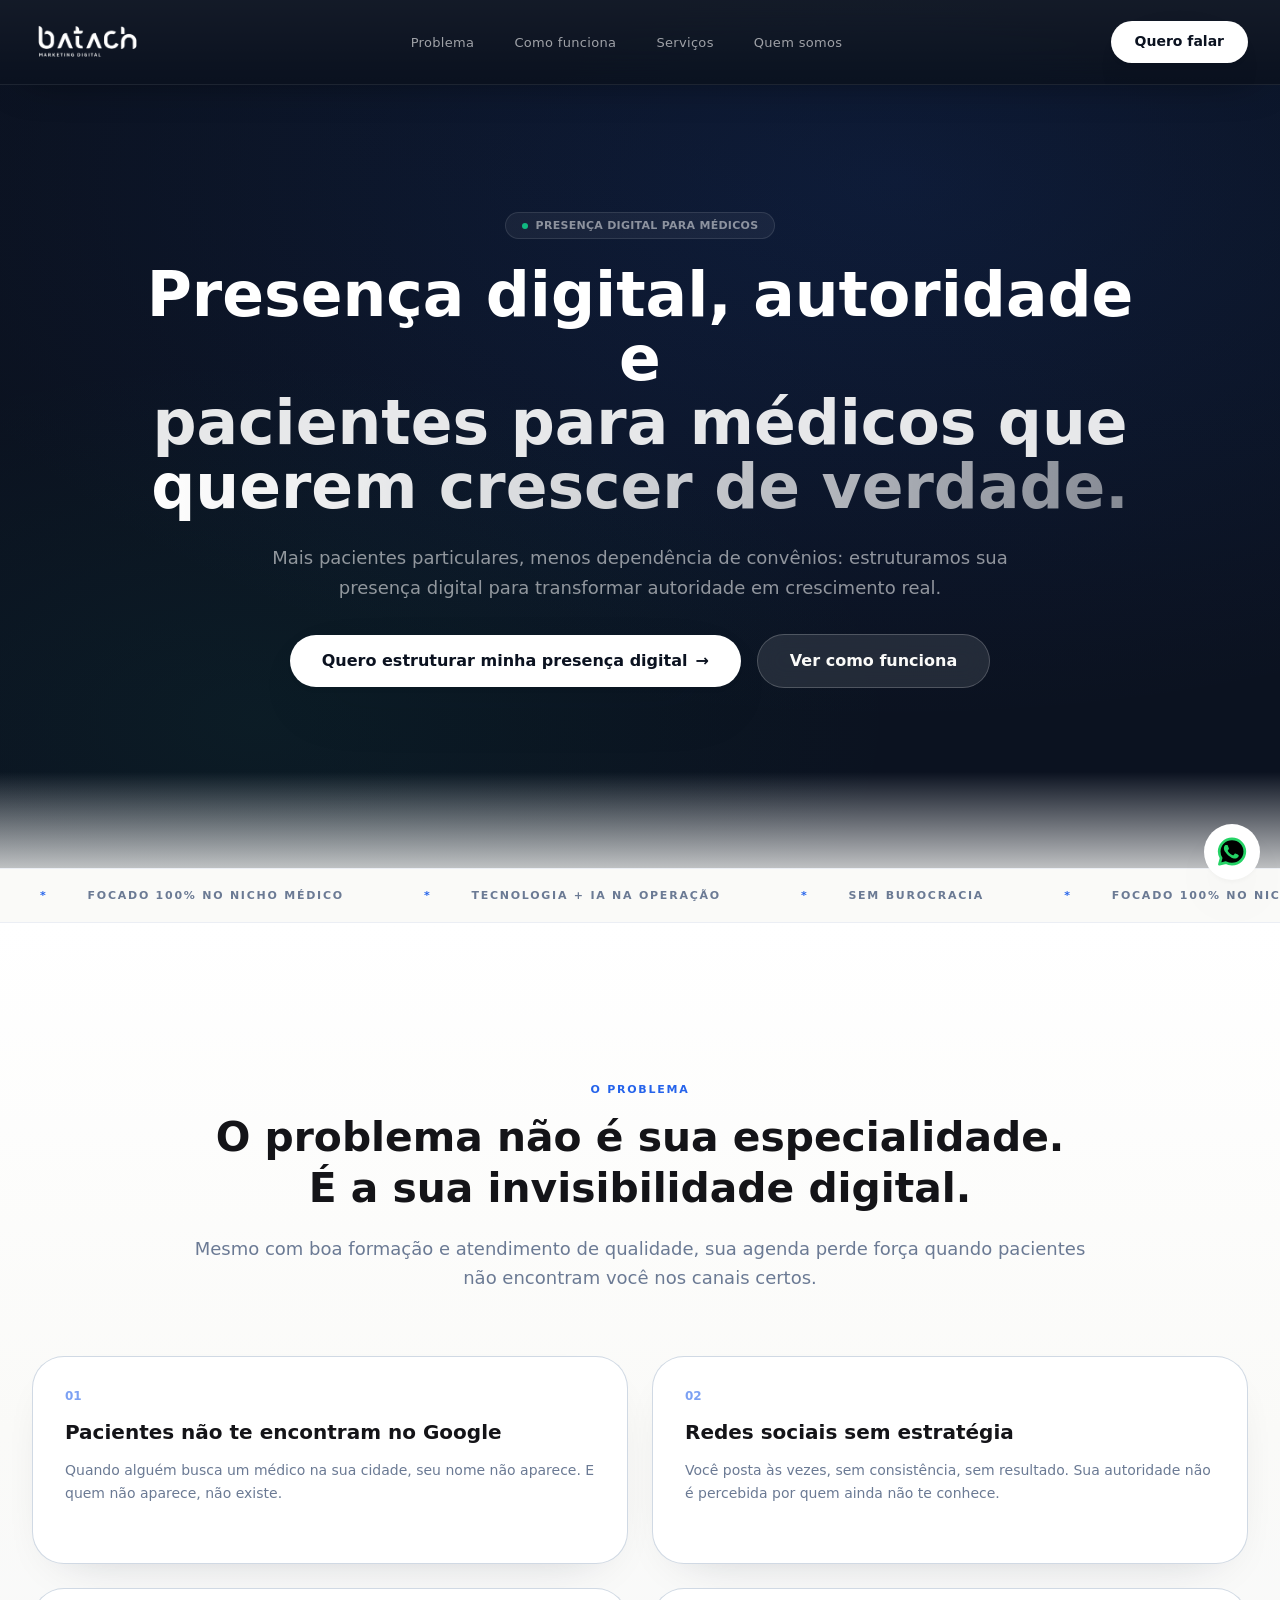
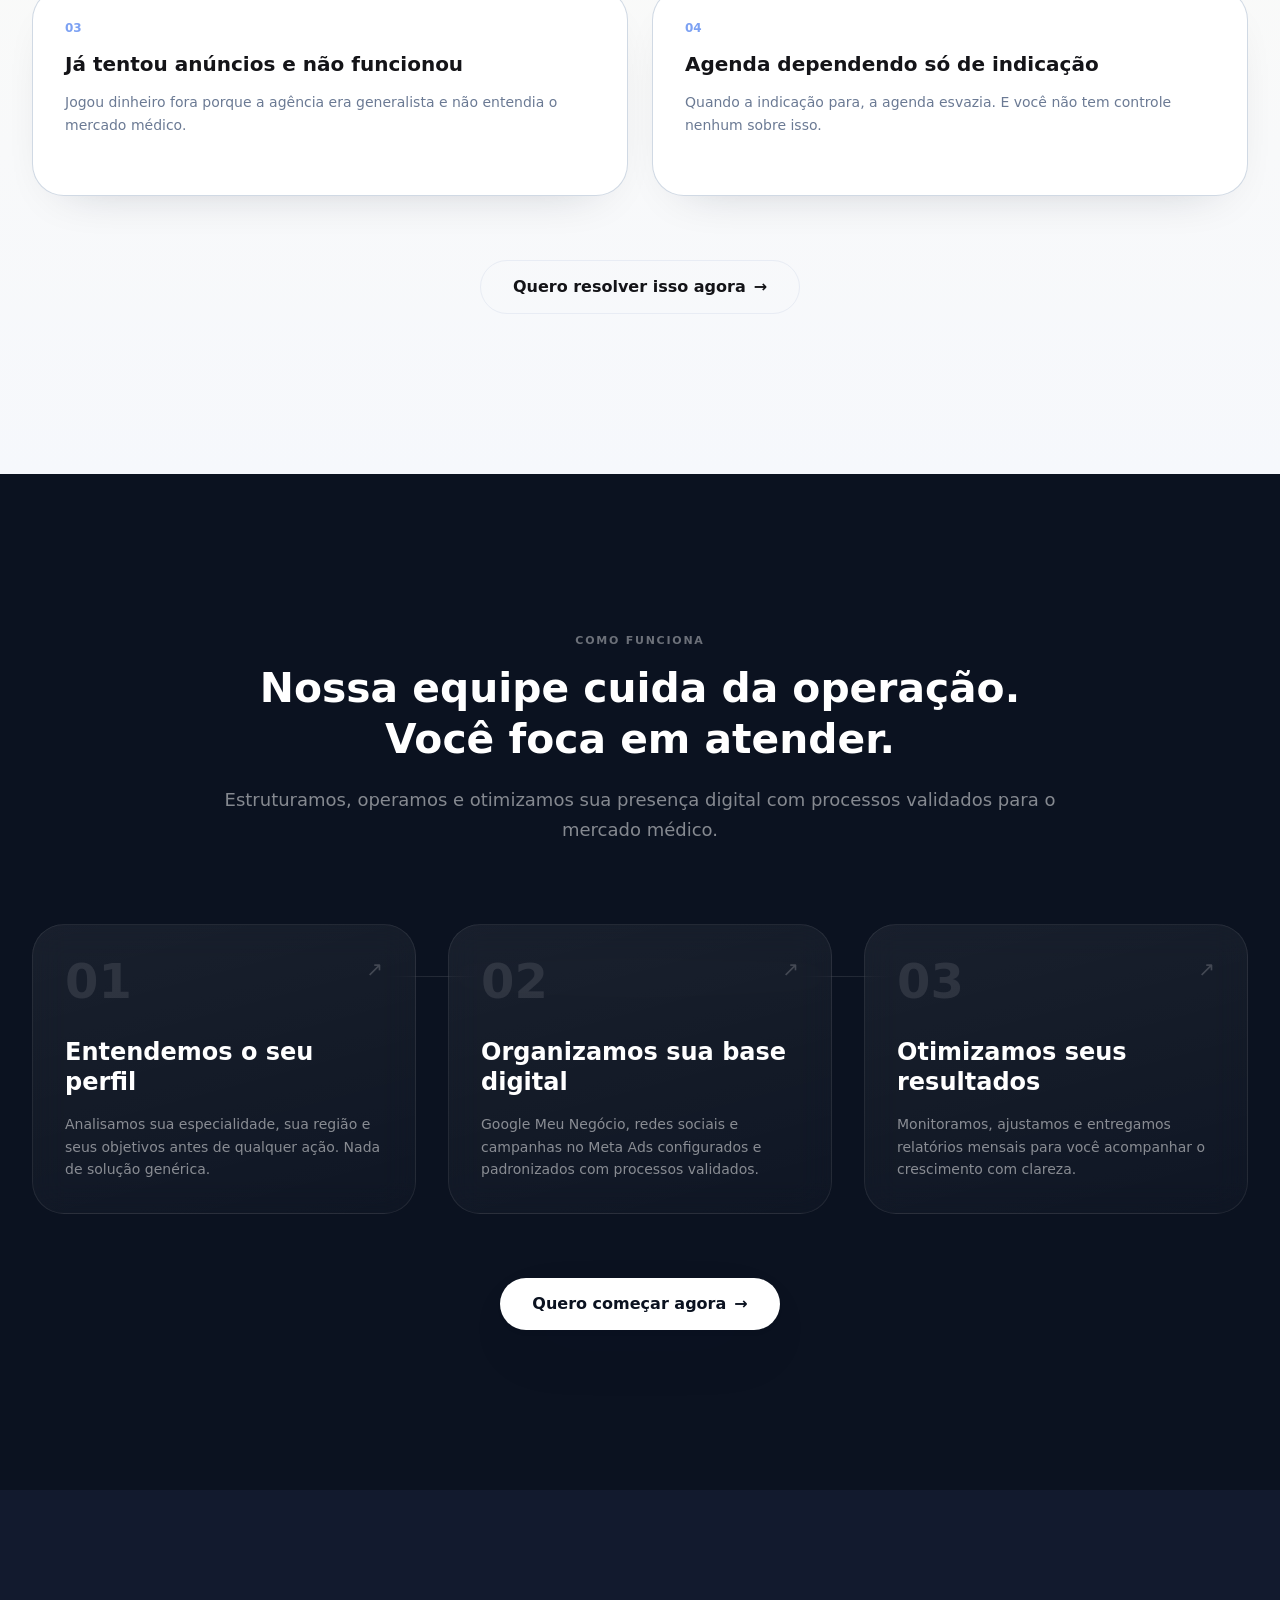
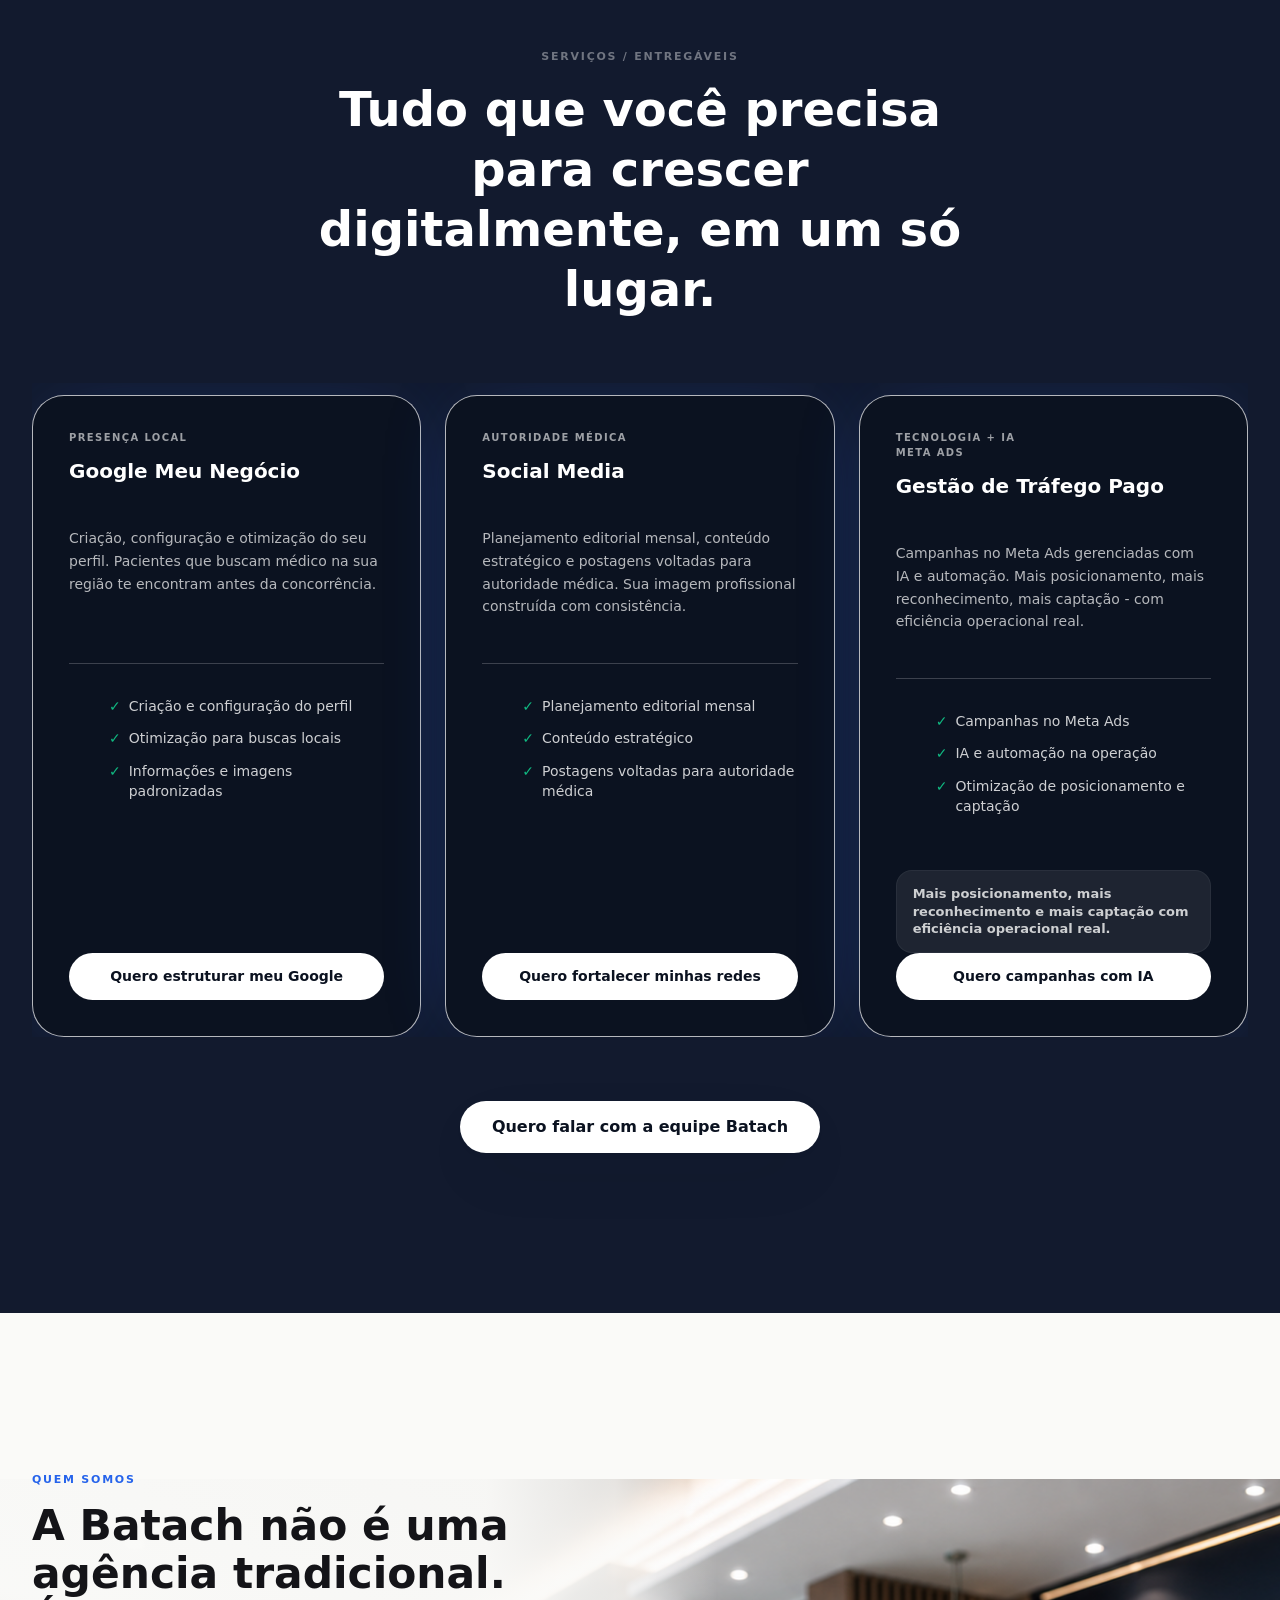
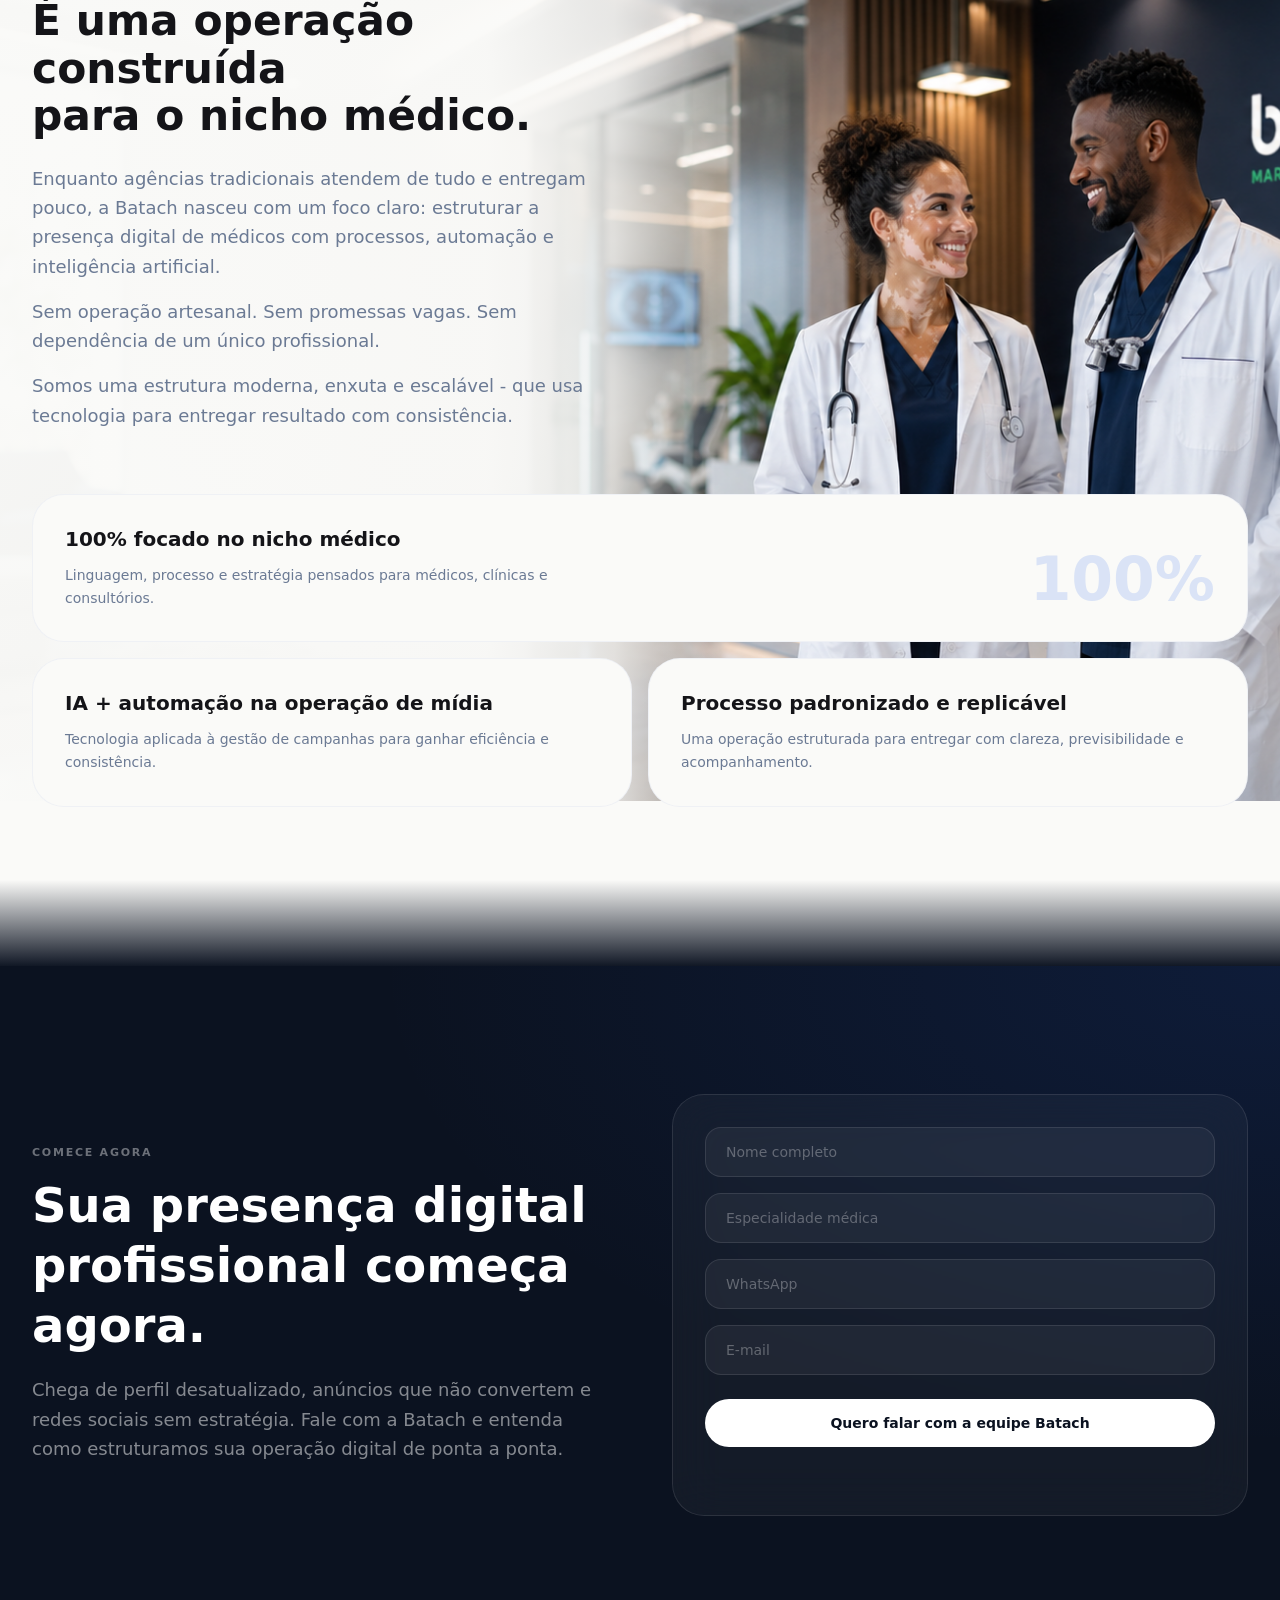
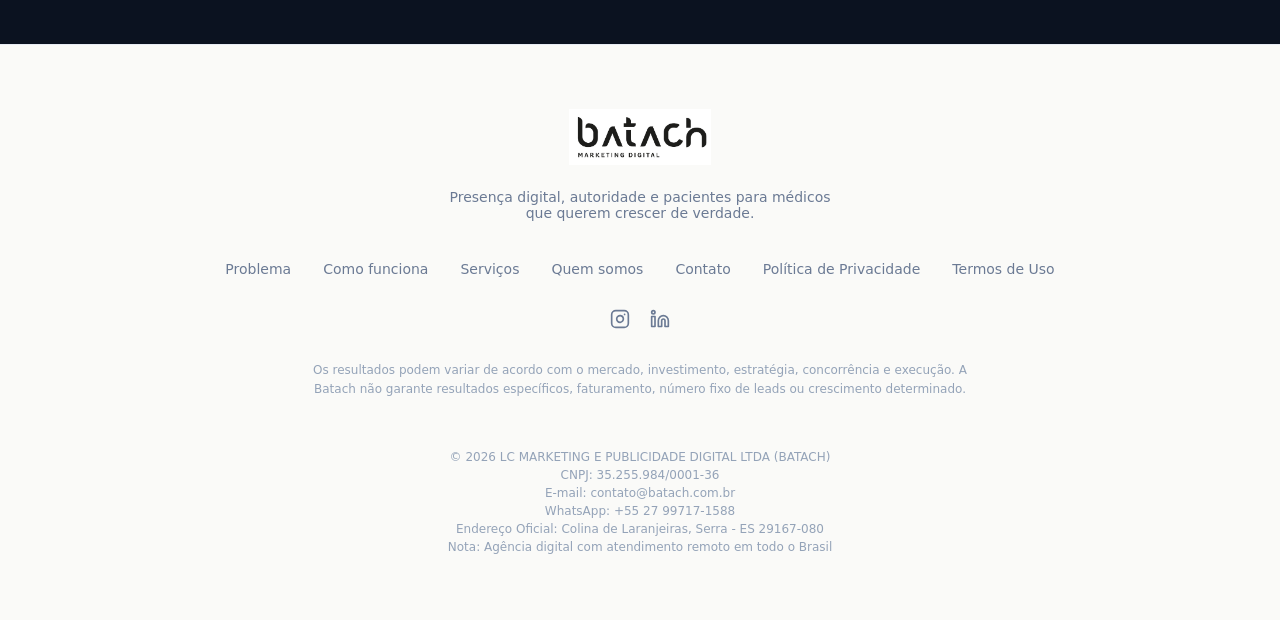
<file: index.html>
<!doctype html>
<html lang="pt-BR">
  <head>
    <meta charset="utf-8" />
    <meta name="viewport" content="width=device-width, initial-scale=1" />
    <title>Batach | Presença Digital para Médicos</title>
    <meta
      name="description"
      content="Presença digital, autoridade e pacientes para médicos que querem crescer de verdade."
    />
    <link rel="stylesheet" href="styles.css" />
    <script>
      (function (w, d, s, l, i) {
        w[l] = w[l] || [];
        w[l].push({ "gtm.start": new Date().getTime(), event: "gtm.js" });
        var f = d.getElementsByTagName(s)[0];
        var j = d.createElement(s);
        var dl = l !== "dataLayer" ? "&l=" + l : "";
        j.async = true;
        j.src = "https://www.googletagmanager.com/gtm.js?id=" + i + dl;
        f.parentNode.insertBefore(j, f);
      })(window, document, "script", "dataLayer", "GTM-TGBFXP54");
    </script>
  </head>
  <body>
    <noscript>
      <iframe
        src="https://www.googletagmanager.com/ns.html?id=GTM-TGBFXP54"
        height="0"
        width="0"
        style="display: none; visibility: hidden"
      ></iframe>
    </noscript>
    <header class="site-header">
      <div class="container-premium header-inner">
        <a href="#hero" aria-label="Inicio" class="logo-link">
          <img src="batach-white.png" alt="Batach Marketing Digital" class="logo-white" />
        </a>

        <nav class="main-nav" aria-label="Seções">
          <a href="#problemas">Problema</a>
          <a href="#processo">Como funciona</a>
          <a href="#servicos">Serviços</a>
          <a href="#quem-somos">Quem somos</a>
        </nav>

        <a href="#contato" class="header-cta desktop-cta">Quero falar</a>
        <a href="#contato" class="header-cta mobile-cta">Contato</a>
      </div>
    </header>

    <main>
      <section id="hero" class="hero mesh-hero">
        <div class="hero-overlay"></div>
        <div class="hero-noise"></div>

        <div class="container-premium hero-inner">
          <div class="hero-copy">
            <p class="eyebrow">
              <span></span>
              Presença digital para médicos
            </p>

            <h1>
              Presença digital, autoridade e <br />
              <span class="soft-white">pacientes para médicos que</span><br />
              <span class="gradient-text">querem crescer de verdade.</span>
            </h1>

            <p class="hero-subtitle">
              Mais pacientes particulares, menos dependência de convênios: estruturamos sua
              presença digital para transformar autoridade em crescimento real.
            </p>

            <div class="hero-actions">
              <a href="#contato" class="btn btn-white">
                Quero estruturar minha presença digital
                <span aria-hidden="true">→</span>
              </a>
              <a href="#processo" class="btn btn-glass">Ver como funciona</a>
            </div>
          </div>
        </div>

        <div class="hero-bottom-fade"></div>
      </section>

      <section class="marquee-section" aria-hidden="true">
        <div class="marquee-track">
          <span><b>*</b>Focado 100% no nicho médico</span>
          <span><b>*</b>Tecnologia + IA na operação</span>
          <span><b>*</b>Sem burocracia</span>
          <span><b>*</b>Focado 100% no nicho médico</span>
          <span><b>*</b>Tecnologia + IA na operação</span>
          <span><b>*</b>Sem burocracia</span>
        </div>
      </section>

      <section id="problemas" class="section-pad bg-snow">
        <div class="container-premium">
          <div class="section-heading">
            <p class="section-kicker accent">O problema</p>
            <h2>
              O problema não é sua especialidade.<br />
              É a sua invisibilidade digital.
            </h2>
            <p>
              Mesmo com boa formação e atendimento de qualidade, sua agenda perde força quando
              pacientes não encontram você nos canais certos.
            </p>
          </div>

          <div class="problem-grid">
            <article class="problem-card">
              <span>01</span>
              <h3>Pacientes não te encontram no Google</h3>
              <p>
                Quando alguém busca um médico na sua cidade, seu nome não aparece. E quem não
                aparece, não existe.
              </p>
            </article>

            <article class="problem-card">
              <span>02</span>
              <h3>Redes sociais sem estratégia</h3>
              <p>
                Você posta às vezes, sem consistência, sem resultado. Sua autoridade não é percebida
                por quem ainda não te conhece.
              </p>
            </article>

            <article class="problem-card">
              <span>03</span>
              <h3>Já tentou anúncios e não funcionou</h3>
              <p>
                Jogou dinheiro fora porque a agência era generalista e não entendia o mercado
                médico.
              </p>
            </article>

            <article class="problem-card">
              <span>04</span>
              <h3>Agenda dependendo só de indicação</h3>
              <p>
                Quando a indicação para, a agenda esvazia. E você não tem controle nenhum sobre
                isso.
              </p>
            </article>
          </div>

          <div class="center-action">
            <a href="#contato" class="btn btn-outline">
              Quero resolver isso agora
              <span aria-hidden="true">→</span>
            </a>
          </div>
        </div>
      </section>

      <section id="processo" class="section-pad bg-navy text-white">
        <div class="container-premium">
          <div class="section-heading dark-heading">
            <p class="section-kicker muted">Como funciona</p>
            <h2>
              Nossa equipe cuida da operação.<br />
              Você foca em atender.
            </h2>
            <p>
              Estruturamos, operamos e otimizamos sua presença digital com processos validados para
              o mercado médico.
            </p>
          </div>

          <div class="process-wrap">
            <div class="process-line"></div>
            <div class="process-grid">
              <article class="process-card">
                <div class="process-top">
                  <span>01</span>
                  <i aria-hidden="true">↗</i>
                </div>
                <h3>Entendemos o seu perfil</h3>
                <p>
                  Analisamos sua especialidade, sua região e seus objetivos antes de qualquer ação.
                  Nada de solução genérica.
                </p>
                <div class="next-line"><em></em><small>próximo</small></div>
              </article>

              <article class="process-card">
                <div class="process-top">
                  <span>02</span>
                  <i aria-hidden="true">↗</i>
                </div>
                <h3>Organizamos sua base digital</h3>
                <p>
                  Google Meu Negócio, redes sociais e campanhas no Meta Ads configurados e
                  padronizados com processos validados.
                </p>
                <div class="next-line"><em></em><small>próximo</small></div>
              </article>

              <article class="process-card">
                <div class="process-top">
                  <span>03</span>
                  <i aria-hidden="true">↗</i>
                </div>
                <h3>Otimizamos seus resultados</h3>
                <p>
                  Monitoramos, ajustamos e entregamos relatórios mensais para você acompanhar o
                  crescimento com clareza.
                </p>
              </article>
            </div>
          </div>

          <div class="center-action">
            <a href="#contato" class="btn btn-white">
              Quero começar agora
              <span aria-hidden="true">→</span>
            </a>
          </div>
        </div>
      </section>

      <section id="servicos" class="section-pad bg-navy-soft">
        <div class="container-premium">
          <div class="section-heading services-heading">
            <p class="section-kicker muted">Serviços / Entregáveis</p>
            <h2>Tudo que você precisa para crescer digitalmente, em um só lugar.</h2>
          </div>

          <div class="services-scroller" data-lenis-prevent="true">
            <article class="service-card">
              <p class="service-label">PRESENÇA LOCAL</p>
              <h3>Google Meu Negócio</h3>
              <p>
                Criação, configuração e otimização do seu perfil. Pacientes que buscam médico na sua
                região te encontram antes da concorrência.
              </p>
              <ul>
                <li>Criação e configuração do perfil</li>
                <li>Otimização para buscas locais</li>
                <li>Informações e imagens padronizadas</li>
              </ul>
              <a href="#contato">Quero estruturar meu Google</a>
            </article>

            <article class="service-card">
              <p class="service-label">AUTORIDADE MÉDICA</p>
              <h3>Social Media</h3>
              <p>
                Planejamento editorial mensal, conteúdo estratégico e postagens voltadas para
                autoridade médica. Sua imagem profissional construída com consistência.
              </p>
              <ul>
                <li>Planejamento editorial mensal</li>
                <li>Conteúdo estratégico</li>
                <li>Postagens voltadas para autoridade médica</li>
              </ul>
              <a href="#contato">Quero fortalecer minhas redes</a>
            </article>

            <article class="service-card">
              <p class="service-label">TECNOLOGIA + IA</p>
              <p class="service-label second-label">META ADS</p>
              <h3>Gestão de Tráfego Pago</h3>
              <p>
                Campanhas no Meta Ads gerenciadas com IA e automação. Mais posicionamento, mais
                reconhecimento, mais captação - com eficiência operacional real.
              </p>
              <ul>
                <li>Campanhas no Meta Ads</li>
                <li>IA e automação na operação</li>
                <li>Otimização de posicionamento e captação</li>
              </ul>
              <div class="service-note">
                Mais posicionamento, mais reconhecimento e mais captação com eficiência operacional
                real.
              </div>
              <a href="#contato">Quero campanhas com IA</a>
            </article>

          </div>

          <div class="center-action">
            <a href="#contato" class="btn btn-white">Quero falar com a equipe Batach</a>
          </div>
        </div>
      </section>

      <section id="quem-somos" class="section-pad solution-institutional-bg">
        <div class="container-premium">
          <div class="about-copy">
            <p class="section-kicker accent">Quem somos</p>
            <h2>
              A Batach não é uma agência tradicional.<br />
              <span>É uma operação construída</span><br />
              <span>para o nicho médico.</span>
            </h2>

            <div class="about-text">
              <p>
                Enquanto agências tradicionais atendem de tudo e entregam pouco, a Batach nasceu com
                um foco claro: estruturar a presença digital de médicos com processos, automação e
                inteligência artificial.
              </p>
              <p>
                Sem operação artesanal. Sem promessas vagas. Sem dependência de um único
                profissional.
              </p>
              <p>
                Somos uma estrutura moderna, enxuta e escalável - que usa tecnologia para entregar
                resultado com consistência.
              </p>
            </div>
          </div>

          <div class="about-cards">
            <article class="about-card about-card-wide">
              <div>
                <h3>100% focado no nicho médico</h3>
                <p>Linguagem, processo e estratégia pensados para médicos, clínicas e consultórios.</p>
              </div>
              <strong>100%</strong>
            </article>

            <article class="about-card">
              <h3>IA + automação na operação de mídia</h3>
              <p>Tecnologia aplicada à gestão de campanhas para ganhar eficiência e consistência.</p>
            </article>

            <article class="about-card">
              <h3>Processo padronizado e replicável</h3>
              <p>
                Uma operação estruturada para entregar com clareza, previsibilidade e
                acompanhamento.
              </p>
            </article>
          </div>
        </div>
      </section>

      <section id="contato" class="contact-section">
        <div class="contact-glow"></div>
        <div class="container-premium contact-grid">
          <div class="contact-copy">
            <p class="section-kicker muted">Comece agora</p>
            <h2>Sua presença digital profissional começa agora.</h2>
            <p>
              Chega de perfil desatualizado, anúncios que não convertem e redes sociais sem
              estratégia. Fale com a Batach e entenda como estruturamos sua operação digital de ponta
              a ponta.
            </p>
          </div>

          <form class="contact-form" action="#" method="post" data-webhook-url="">
            <input type="hidden" name="form_name" value="contato_home" />
            <input type="hidden" name="page_url" value="" />
            <input type="hidden" name="user_agent" value="" />
            <div class="form-fields">
              <input required name="nome" placeholder="Nome completo" />
              <input required name="especialidade" placeholder="Especialidade médica" />
              <input required type="tel" name="whatsapp" placeholder="WhatsApp" />
              <input required type="email" name="email" placeholder="E-mail" />
            </div>
            <button type="submit">Quero falar com a equipe Batach</button>
            <p class="form-status" role="status" aria-live="polite"></p>
          </form>
        </div>
      </section>
    </main>

    <footer class="site-footer">
      <div class="container-premium footer-inner">
        <img src="batach-dark.png" alt="Batach Marketing Digital" class="footer-logo" />

        <p class="footer-tagline">
          Presença digital, autoridade e pacientes para médicos que querem crescer de verdade.
        </p>

        <nav class="footer-nav" aria-label="Rodapé">
          <a href="#problemas">Problema</a>
          <a href="#processo">Como funciona</a>
          <a href="#servicos">Serviços</a>
          <a href="#quem-somos">Quem somos</a>
          <a href="#contato">Contato</a>
          <a href="politica-de-privacidade.html">Política de Privacidade</a>
          <a href="termos-de-uso.html">Termos de Uso</a>
        </nav>

        <div class="social-links">
          <a href="https://instagram.com" target="_blank" rel="noopener noreferrer" aria-label="Instagram">
            <svg viewBox="0 0 24 24" aria-hidden="true">
              <rect width="20" height="20" x="2" y="2" rx="5" ry="5"></rect>
              <path d="M16 11.37A4 4 0 1 1 12.63 8 4 4 0 0 1 16 11.37z"></path>
              <line x1="17.5" x2="17.51" y1="6.5" y2="6.5"></line>
            </svg>
          </a>
          <a href="https://linkedin.com" target="_blank" rel="noopener noreferrer" aria-label="LinkedIn">
            <svg viewBox="0 0 24 24" aria-hidden="true">
              <path d="M16 8a6 6 0 0 1 6 6v7h-4v-7a2 2 0 0 0-2-2 2 2 0 0 0-2 2v7h-4v-7a6 6 0 0 1 6-6z"></path>
              <rect width="4" height="12" x="2" y="9"></rect>
              <circle cx="4" cy="4" r="2"></circle>
            </svg>
          </a>
        </div>

        <p class="footer-disclaimer">
          Os resultados podem variar de acordo com o mercado, investimento, estratégia, concorrência
          e execução. A Batach não garante resultados específicos, faturamento, número fixo de leads
          ou crescimento determinado.
        </p>

        <p class="footer-legal">
          © 2026 LC MARKETING E PUBLICIDADE DIGITAL LTDA (BATACH)<br />
          CNPJ: 35.255.984/0001-36<br />
          E-mail: <a href="mailto:contato@batach.com.br">contato@batach.com.br</a><br />
          WhatsApp: <a href="https://wa.me/5527997171588">+55 27 99717-1588</a><br />
          Endereço Oficial: Colina de Laranjeiras, Serra - ES 29167-080<br />
          Nota: Agência digital com atendimento remoto em todo o Brasil
        </p>
      </div>
    </footer>

    <a
      href="https://wa.me/5527997171588?text=Ol%C3%A1!%20Sou%20m%C3%A9dico(a)%20e%20quero%20estruturar%20minha%20presen%C3%A7a%20digital%20com%20a%20Batach."
      target="_blank"
      rel="noopener noreferrer"
      aria-label="WhatsApp"
      class="whatsapp-float"
    >
      <svg aria-hidden="true" viewBox="0 0 32 32">
        <path
          d="M16 4.4c-6.3 0-11.4 5-11.4 11.2 0 2.1.6 4.1 1.7 5.8l-1.5 5.5 5.7-1.5c1.6.9 3.5 1.4 5.5 1.4 6.3 0 11.4-5 11.4-11.2S22.3 4.4 16 4.4Z"
          stroke="currentColor"
          stroke-width="2.4"
          stroke-linecap="round"
          stroke-linejoin="round"
        ></path>
        <path
          d="M12.3 10.3c-.3-.6-.5-.6-.8-.6h-.7c-.2 0-.6.1-.9.4-.3.3-1.1 1.1-1.1 2.7s1.2 3.1 1.3 3.3c.2.2 2.3 3.6 5.5 4.9 2.7 1.1 3.3.9 3.9.8.6-.1 1.9-.8 2.2-1.5.3-.8.3-1.4.2-1.5-.1-.1-.3-.2-.6-.4-.3-.2-1.9-.9-2.2-1-.3-.1-.5-.2-.7.2-.2.3-.8 1-1 1.2-.2.2-.4.2-.7.1-.3-.2-1.4-.5-2.6-1.6-1-.9-1.6-1.9-1.8-2.2-.2-.3 0-.5.1-.7.1-.1.3-.4.5-.6.2-.2.2-.3.3-.5.1-.2.1-.4 0-.6-.1-.2-.7-1.8-1-2.4Z"
          fill="currentColor"
        ></path>
      </svg>
    </a>

    <script src="config.js"></script>
    <script src="script.js"></script>
  </body>
</html>
</file>
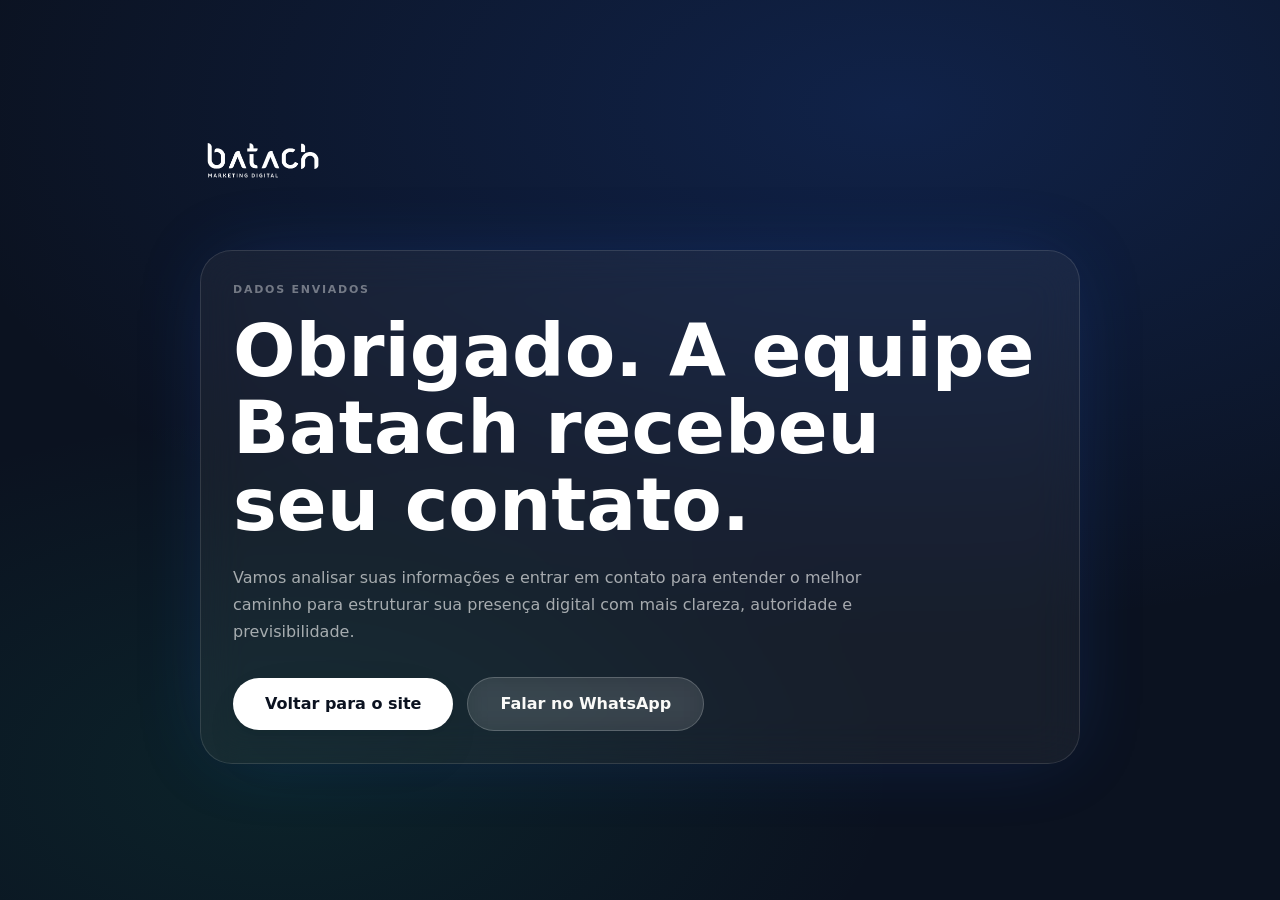
<file: obrigado.html>
<!doctype html>
<html lang="pt-BR">
  <head>
    <meta charset="UTF-8" />
    <meta name="viewport" content="width=device-width, initial-scale=1.0" />
    <title>Obrigado | Batach</title>
    <link rel="stylesheet" href="styles.css" />
    <script>
      (function (w, d, s, l, i) {
        w[l] = w[l] || [];
        w[l].push({ "gtm.start": new Date().getTime(), event: "gtm.js" });
        var f = d.getElementsByTagName(s)[0],
          j = d.createElement(s),
          dl = l != "dataLayer" ? "&l=" + l : "";
        j.async = true;
        j.src = "https://www.googletagmanager.com/gtm.js?id=" + i + dl;
        f.parentNode.insertBefore(j, f);
      })(window, document, "script", "dataLayer", "GTM-TGBFXP54");
    </script>
    <script>
      window.dataLayer = window.dataLayer || [];
      window.dataLayer.push({
        event: "lead_thank_you_view",
        page_name: "obrigado",
        source: "batach-medicos-landing",
      });
    </script>
  </head>
  <body>
    <noscript>
      <iframe
        src="https://www.googletagmanager.com/ns.html?id=GTM-TGBFXP54"
        height="0"
        width="0"
        style="display: none; visibility: hidden"
      ></iframe>
    </noscript>

    <main class="thank-you-main">
      <section class="thank-you-shell">
        <a href="index.html" class="thank-you-logo" aria-label="Voltar para a Batach">
          <img src="batach-white.png" alt="Batach Marketing Digital" />
        </a>

        <div class="thank-you-card">
          <p class="section-kicker muted">Dados enviados</p>
          <h1>Obrigado. A equipe Batach recebeu seu contato.</h1>
          <p>
            Vamos analisar suas informações e entrar em contato para entender o melhor caminho para
            estruturar sua presença digital com mais clareza, autoridade e previsibilidade.
          </p>

          <div class="thank-you-actions">
            <a href="index.html" class="btn btn-white">Voltar para o site</a>
            <a href="https://wa.me/5527997171588" class="btn btn-glass">Falar no WhatsApp</a>
          </div>
        </div>
      </section>
    </main>
  </body>
</html>
</file>
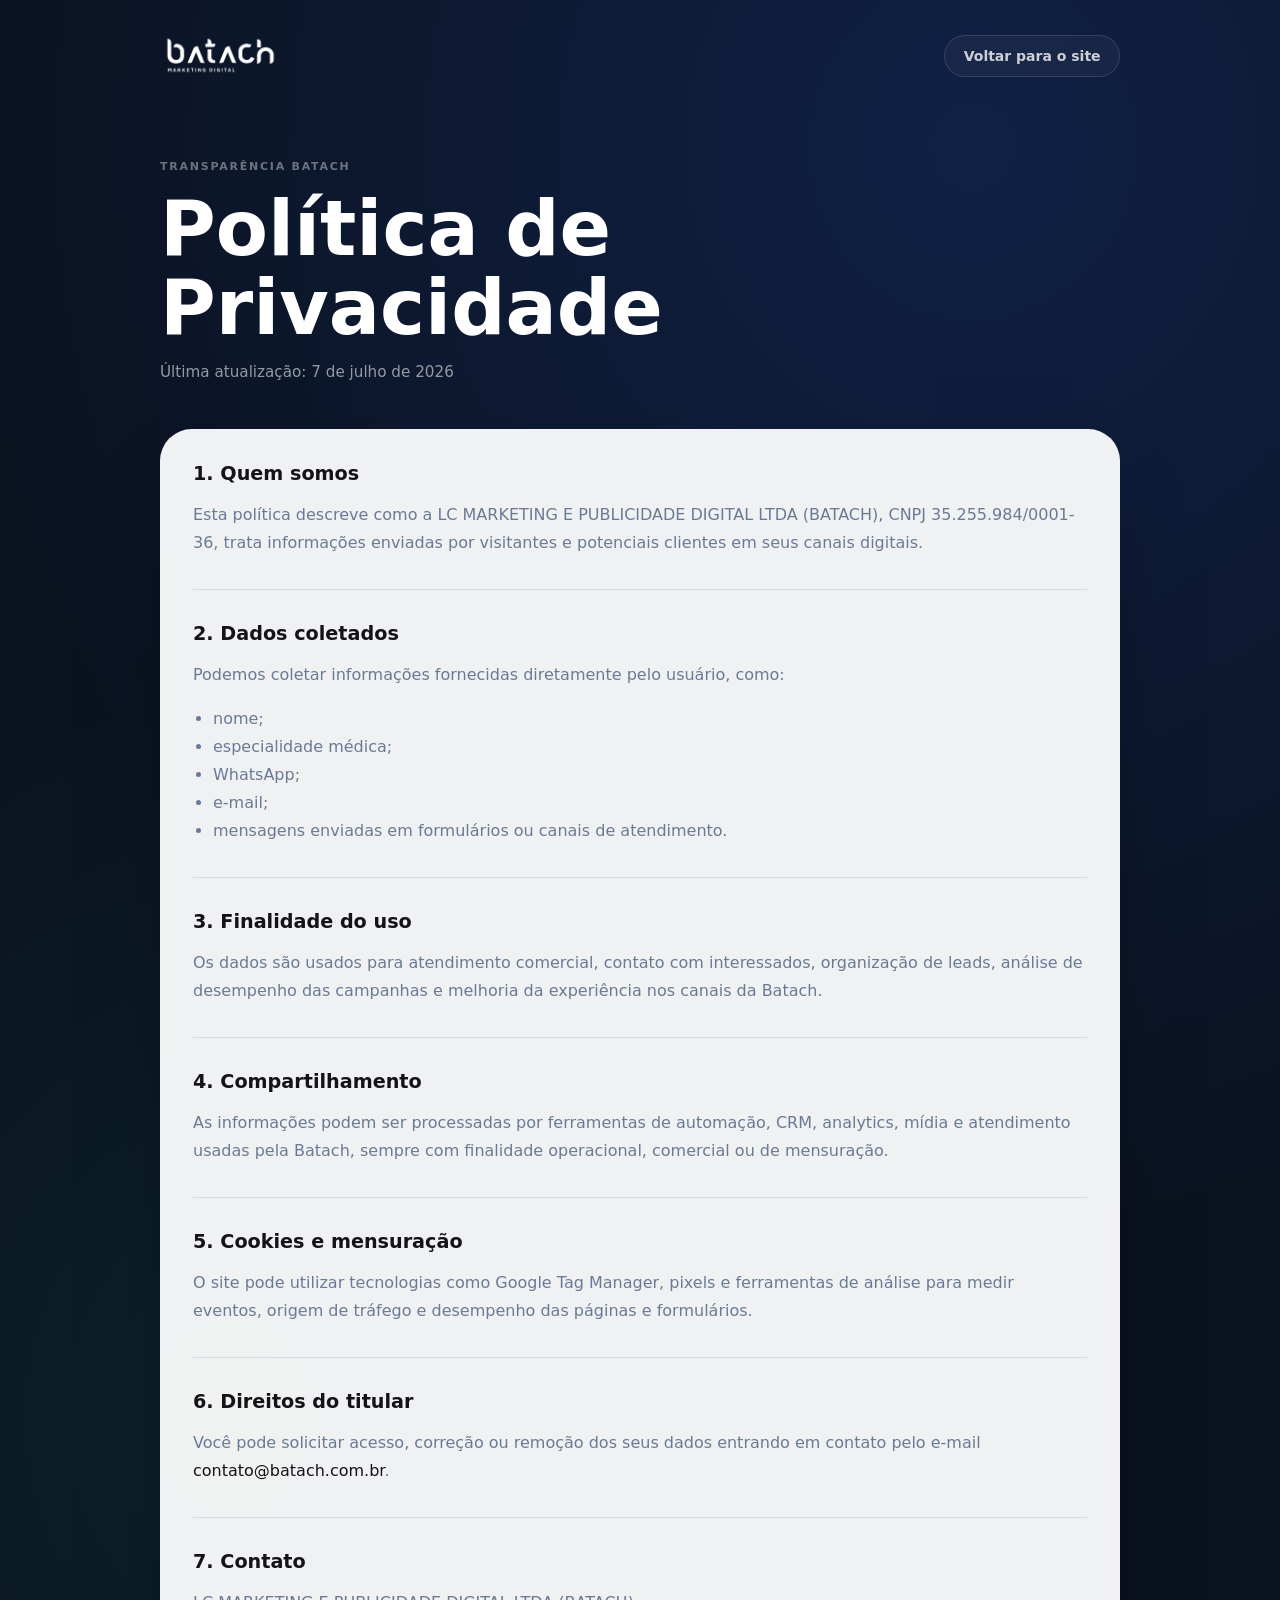
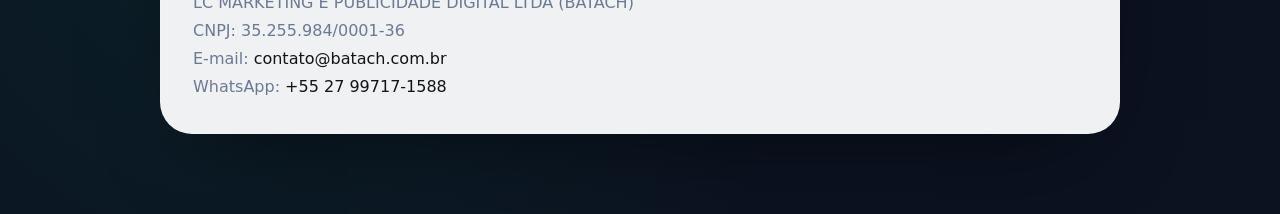
<file: politica-de-privacidade.html>
<!doctype html>
<html lang="pt-BR">
  <head>
    <meta charset="UTF-8" />
    <meta name="viewport" content="width=device-width, initial-scale=1.0" />
    <title>Política de Privacidade | Batach</title>
    <link rel="stylesheet" href="styles.css" />
    <script>
      (function (w, d, s, l, i) {
        w[l] = w[l] || [];
        w[l].push({ "gtm.start": new Date().getTime(), event: "gtm.js" });
        var f = d.getElementsByTagName(s)[0],
          j = d.createElement(s),
          dl = l != "dataLayer" ? "&l=" + l : "";
        j.async = true;
        j.src = "https://www.googletagmanager.com/gtm.js?id=" + i + dl;
        f.parentNode.insertBefore(j, f);
      })(window, document, "script", "dataLayer", "GTM-TGBFXP54");
    </script>
  </head>
  <body>
    <noscript>
      <iframe
        src="https://www.googletagmanager.com/ns.html?id=GTM-TGBFXP54"
        height="0"
        width="0"
        style="display: none; visibility: hidden"
      ></iframe>
    </noscript>

    <main class="legal-main">
      <div class="legal-shell">
        <header class="legal-brandbar">
          <a href="index.html" class="legal-logo-link" aria-label="Voltar para a Batach">
            <img src="batach-white.png" alt="Batach Marketing Digital" />
          </a>
          <a href="index.html" class="legal-back">Voltar para o site</a>
        </header>

        <section class="legal-hero">
          <p class="section-kicker muted">Transparência Batach</p>
          <h1>Política de Privacidade</h1>
          <p class="legal-updated">Última atualização: 7 de julho de 2026</p>
        </section>

        <article class="legal-card">
          <section>
            <h2>1. Quem somos</h2>
            <p>
              Esta política descreve como a LC MARKETING E PUBLICIDADE DIGITAL LTDA (BATACH),
              CNPJ 35.255.984/0001-36, trata informações enviadas por visitantes e potenciais
              clientes em seus canais digitais.
            </p>
          </section>

          <section>
            <h2>2. Dados coletados</h2>
            <p>Podemos coletar informações fornecidas diretamente pelo usuário, como:</p>
            <ul>
              <li>nome;</li>
              <li>especialidade médica;</li>
              <li>WhatsApp;</li>
              <li>e-mail;</li>
              <li>mensagens enviadas em formulários ou canais de atendimento.</li>
            </ul>
          </section>

          <section>
            <h2>3. Finalidade do uso</h2>
            <p>
              Os dados são usados para atendimento comercial, contato com interessados, organização
              de leads, análise de desempenho das campanhas e melhoria da experiência nos canais da
              Batach.
            </p>
          </section>

          <section>
            <h2>4. Compartilhamento</h2>
            <p>
              As informações podem ser processadas por ferramentas de automação, CRM, analytics,
              mídia e atendimento usadas pela Batach, sempre com finalidade operacional, comercial
              ou de mensuração.
            </p>
          </section>

          <section>
            <h2>5. Cookies e mensuração</h2>
            <p>
              O site pode utilizar tecnologias como Google Tag Manager, pixels e ferramentas de
              análise para medir eventos, origem de tráfego e desempenho das páginas e formulários.
            </p>
          </section>

          <section>
            <h2>6. Direitos do titular</h2>
            <p>
              Você pode solicitar acesso, correção ou remoção dos seus dados entrando em contato pelo
              e-mail <a href="mailto:contato@batach.com.br">contato@batach.com.br</a>.
            </p>
          </section>

          <section>
            <h2>7. Contato</h2>
            <p>
              LC MARKETING E PUBLICIDADE DIGITAL LTDA (BATACH)<br />
              CNPJ: 35.255.984/0001-36<br />
              E-mail: <a href="mailto:contato@batach.com.br">contato@batach.com.br</a><br />
              WhatsApp: <a href="https://wa.me/5527997171588">+55 27 99717-1588</a>
            </p>
          </section>
        </article>
      </div>
    </main>
  </body>
</html>
</file>
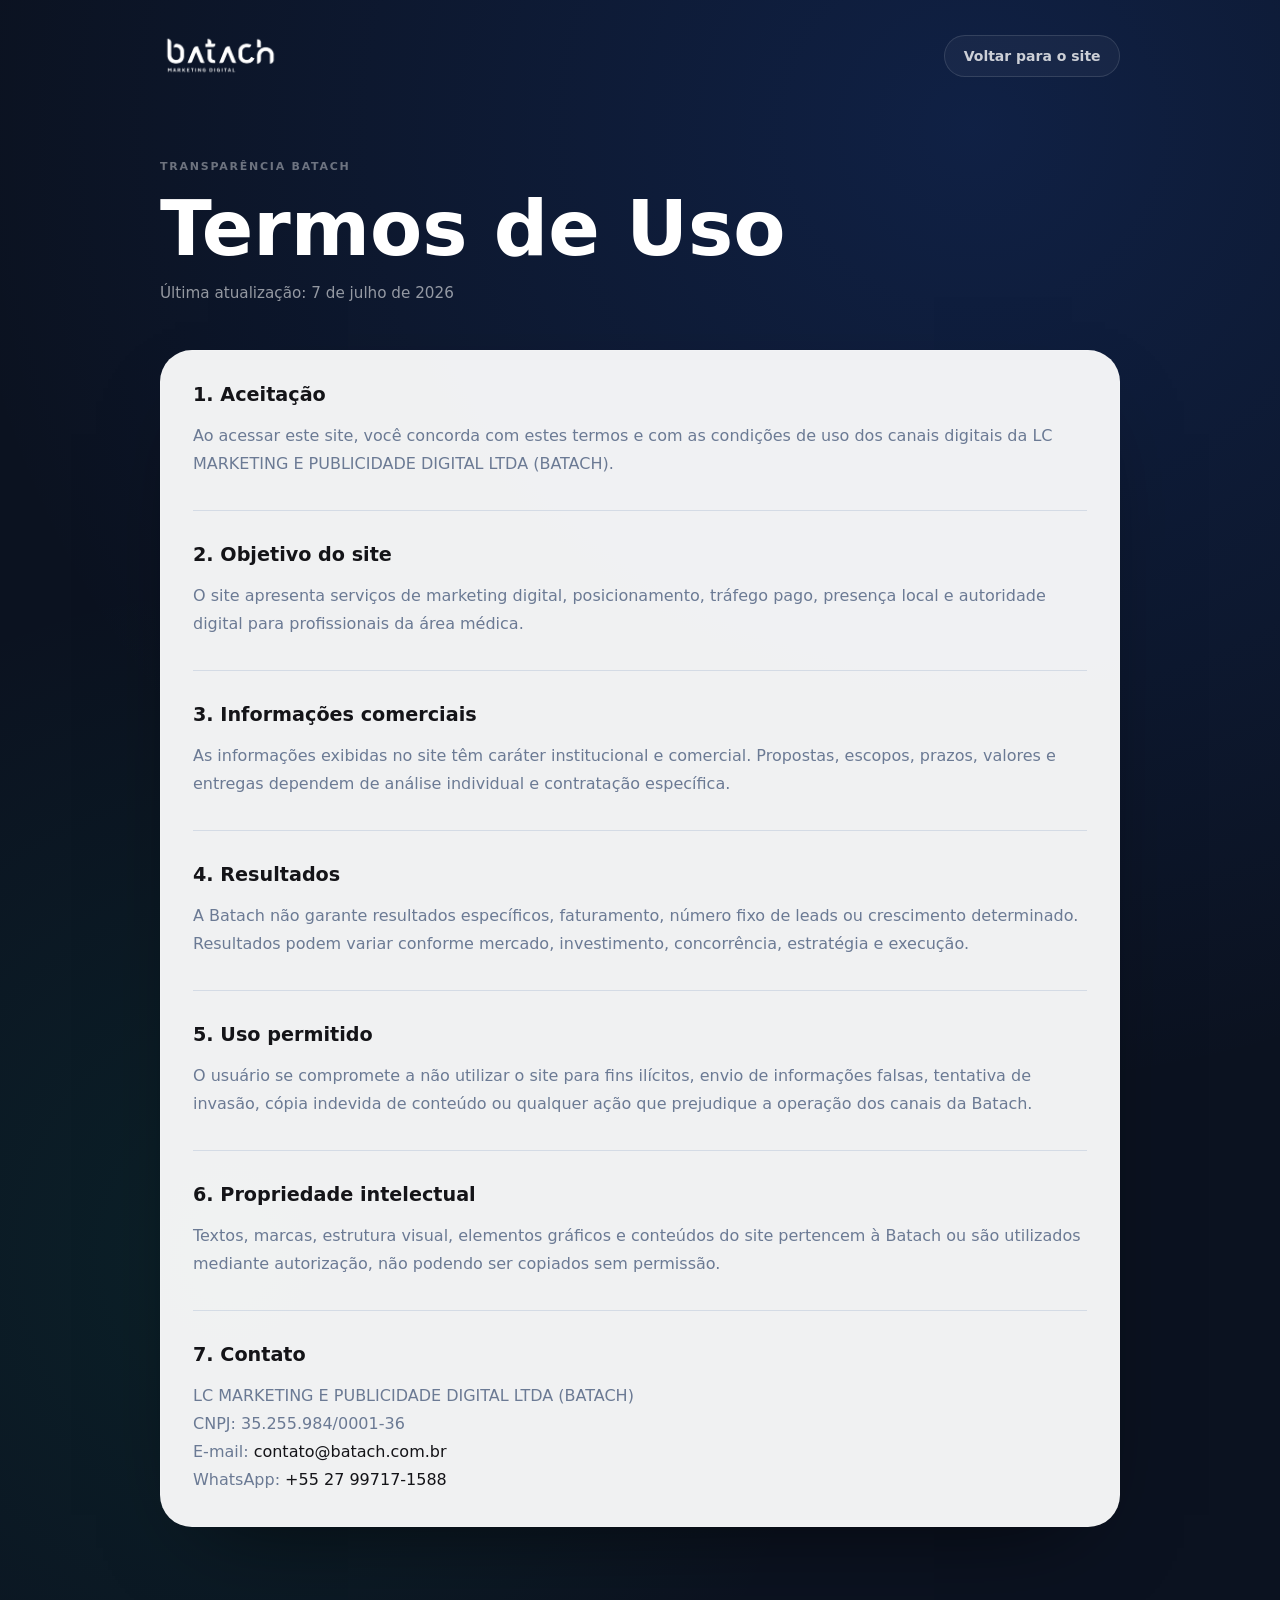
<file: termos-de-uso.html>
<!doctype html>
<html lang="pt-BR">
  <head>
    <meta charset="UTF-8" />
    <meta name="viewport" content="width=device-width, initial-scale=1.0" />
    <title>Termos de Uso | Batach</title>
    <link rel="stylesheet" href="styles.css" />
    <script>
      (function (w, d, s, l, i) {
        w[l] = w[l] || [];
        w[l].push({ "gtm.start": new Date().getTime(), event: "gtm.js" });
        var f = d.getElementsByTagName(s)[0],
          j = d.createElement(s),
          dl = l != "dataLayer" ? "&l=" + l : "";
        j.async = true;
        j.src = "https://www.googletagmanager.com/gtm.js?id=" + i + dl;
        f.parentNode.insertBefore(j, f);
      })(window, document, "script", "dataLayer", "GTM-TGBFXP54");
    </script>
  </head>
  <body>
    <noscript>
      <iframe
        src="https://www.googletagmanager.com/ns.html?id=GTM-TGBFXP54"
        height="0"
        width="0"
        style="display: none; visibility: hidden"
      ></iframe>
    </noscript>

    <main class="legal-main">
      <div class="legal-shell">
        <header class="legal-brandbar">
          <a href="index.html" class="legal-logo-link" aria-label="Voltar para a Batach">
            <img src="batach-white.png" alt="Batach Marketing Digital" />
          </a>
          <a href="index.html" class="legal-back">Voltar para o site</a>
        </header>

        <section class="legal-hero">
          <p class="section-kicker muted">Transparência Batach</p>
          <h1>Termos de Uso</h1>
          <p class="legal-updated">Última atualização: 7 de julho de 2026</p>
        </section>

        <article class="legal-card">
          <section>
            <h2>1. Aceitação</h2>
            <p>
              Ao acessar este site, você concorda com estes termos e com as condições de uso dos
              canais digitais da LC MARKETING E PUBLICIDADE DIGITAL LTDA (BATACH).
            </p>
          </section>

          <section>
            <h2>2. Objetivo do site</h2>
            <p>
              O site apresenta serviços de marketing digital, posicionamento, tráfego pago,
              presença local e autoridade digital para profissionais da área médica.
            </p>
          </section>

          <section>
            <h2>3. Informações comerciais</h2>
            <p>
              As informações exibidas no site têm caráter institucional e comercial. Propostas,
              escopos, prazos, valores e entregas dependem de análise individual e contratação
              específica.
            </p>
          </section>

          <section>
            <h2>4. Resultados</h2>
            <p>
              A Batach não garante resultados específicos, faturamento, número fixo de leads ou
              crescimento determinado. Resultados podem variar conforme mercado, investimento,
              concorrência, estratégia e execução.
            </p>
          </section>

          <section>
            <h2>5. Uso permitido</h2>
            <p>
              O usuário se compromete a não utilizar o site para fins ilícitos, envio de informações
              falsas, tentativa de invasão, cópia indevida de conteúdo ou qualquer ação que prejudique
              a operação dos canais da Batach.
            </p>
          </section>

          <section>
            <h2>6. Propriedade intelectual</h2>
            <p>
              Textos, marcas, estrutura visual, elementos gráficos e conteúdos do site pertencem à
              Batach ou são utilizados mediante autorização, não podendo ser copiados sem permissão.
            </p>
          </section>

          <section>
            <h2>7. Contato</h2>
            <p>
              LC MARKETING E PUBLICIDADE DIGITAL LTDA (BATACH)<br />
              CNPJ: 35.255.984/0001-36<br />
              E-mail: <a href="mailto:contato@batach.com.br">contato@batach.com.br</a><br />
              WhatsApp: <a href="https://wa.me/5527997171588">+55 27 99717-1588</a>
            </p>
          </section>
        </article>
      </div>
    </main>
  </body>
</html>
</file>
<file: styles.css>
@font-face {
  font-family: "Plus Jakarta Sans";
  font-style: normal;
  font-weight: 400 800;
  font-display: swap;
  src: url("https://medicos.batach.com.br/_next/static/media/636a5ac981f94f8b-s.p.woff2")
    format("woff2");
}

@font-face {
  font-family: "DM Sans";
  font-style: normal;
  font-weight: 300 500;
  font-display: swap;
  src: url("https://medicos.batach.com.br/_next/static/media/13971731025ec697-s.p.woff2")
    format("woff2");
}

:root {
  --navy: #0b1220;
  --navy-soft: #121a2e;
  --ink: #141418;
  --ice: #f4f6fa;
  --snow: #fafaf8;
  --mist: #e8ecf4;
  --slate: #6b7a94;
  --slate-light: #94a3b8;
  --accent: #2563eb;
  --success: #10b981;
  --shadow-elevated: 0 4px 6px -2px rgba(11, 18, 32, 0.04),
    0 24px 64px -16px rgba(11, 18, 32, 0.14);
  --shadow-soft: 0 2px 40px -12px rgba(11, 18, 32, 0.08);
  --shadow-glow: 0 0 80px -20px rgba(37, 99, 235, 0.25);
}

* {
  box-sizing: border-box;
}

html {
  scroll-behavior: smooth;
}

body {
  min-width: 0;
  width: 100%;
  margin: 0;
  overflow-x: hidden;
  color: var(--ink);
  background: var(--snow);
  font-family: "DM Sans", system-ui, sans-serif;
  -webkit-font-smoothing: antialiased;
  -moz-osx-font-smoothing: grayscale;
}

a {
  color: inherit;
  text-decoration: none;
}

button,
input {
  min-width: 0;
  font: inherit;
}

button {
  cursor: pointer;
}

img,
svg {
  display: block;
  max-width: 100%;
}

h1,
h2,
h3,
p {
  margin: 0;
  overflow-wrap: break-word;
}

.container-premium {
  width: 100%;
  max-width: 80rem;
  margin-inline: auto;
  padding-inline: 1rem;
}

.section-pad {
  padding-block: 5rem;
}

section[id] {
  scroll-margin-top: 5.5rem;
}

.bg-snow {
  background: linear-gradient(180deg, #ffffff 0%, var(--snow) 44%, #f6f8fc 100%);
}

.bg-navy {
  background: var(--navy);
}

.bg-navy-soft {
  background: var(--navy-soft);
}

.text-white {
  color: #fff;
}

.site-header {
  position: fixed;
  inset: 0 0 auto;
  z-index: 50;
  border-bottom: 1px solid rgba(255, 255, 255, 0.08);
  background: rgba(11, 18, 32, 0.96);
  box-shadow: 0 16px 42px -28px rgba(0, 0, 0, 0.65);
  backdrop-filter: blur(18px);
  transition: backdrop-filter 0.5s ease, background-color 0.5s ease, box-shadow 0.5s ease;
}

.site-header::before {
  position: absolute;
  inset: 0;
  z-index: -1;
  content: "";
  background: linear-gradient(180deg, rgba(255, 255, 255, 0.04), rgba(255, 255, 255, 0));
}

.header-inner {
  display: flex;
  height: 84px;
  min-width: 0;
  align-items: center;
  justify-content: space-between;
  gap: 1rem;
}

.logo-link {
  position: relative;
  z-index: 10;
  flex-shrink: 0;
}

.logo-white {
  width: auto;
  max-width: 150px;
  height: 44px;
  object-fit: contain;
  object-position: left;
}

.main-nav {
  display: none;
  align-items: center;
  gap: 2.5rem;
}

.main-nav a {
  font-family: "DM Sans", system-ui, sans-serif;
  color: rgba(255, 255, 255, 0.6);
  font-size: 13px;
  font-weight: 500;
  letter-spacing: 0.025em;
  transition: color 0.15s ease;
}

.main-nav a:hover {
  color: #fff;
}

.header-cta {
  display: inline-flex;
  max-width: 100%;
  align-items: center;
  justify-content: center;
  gap: 0.5rem;
  border-radius: 999px;
  color: var(--navy);
  background: #fff;
  font-family: "Plus Jakarta Sans", system-ui, sans-serif;
  font-weight: 600;
  line-height: 1.25;
  text-align: center;
  transition: background-color 0.15s ease;
}

.desktop-cta {
  display: none;
  padding: 0.75rem 1.5rem;
  font-size: 0.875rem;
  box-shadow: var(--shadow-elevated);
}

.mobile-cta {
  flex-shrink: 0;
  padding: 0.5rem 1rem;
  font-size: 0.75rem;
}

.mesh-hero {
  background: radial-gradient(ellipse 80% 60% at 70% 20%, rgba(37, 99, 235, 0.15), transparent),
    radial-gradient(ellipse 50% 40% at 20% 80%, rgba(16, 185, 129, 0.08), transparent),
    var(--navy);
}

.hero {
  position: relative;
  min-height: 100svh;
  overflow: hidden;
}

.hero-overlay {
  position: absolute;
  inset: 0;
  pointer-events: none;
  background: radial-gradient(ellipse at center, transparent 0%, rgba(11, 18, 32, 0.4) 100%);
}

.hero-noise {
  position: absolute;
  inset: 0;
  pointer-events: none;
  opacity: 0.03;
  mix-blend-mode: overlay;
  background-image: url("[data-uri]");
}

.hero-inner {
  position: relative;
  z-index: 10;
  display: flex;
  min-height: 100svh;
  flex-direction: column;
  align-items: center;
  justify-content: center;
  padding-top: 8rem;
  padding-bottom: 9rem;
  text-align: center;
}

.hero-copy {
  display: flex;
  max-width: 64rem;
  min-width: 0;
  flex-direction: column;
  align-items: center;
  margin-inline: auto;
}

.eyebrow {
  display: inline-flex;
  max-width: 100%;
  align-items: center;
  gap: 0.5rem;
  margin-bottom: 1.5rem;
  padding: 0.375rem 0.75rem;
  border: 1px solid rgba(255, 255, 255, 0.1);
  border-radius: 999px;
  color: rgba(255, 255, 255, 0.5);
  background: rgba(255, 255, 255, 0.05);
  font-family: "Plus Jakarta Sans", system-ui, sans-serif;
  font-size: 10px;
  font-weight: 600;
  letter-spacing: 0.025em;
  text-transform: uppercase;
}

.eyebrow span {
  width: 0.375rem;
  height: 0.375rem;
  border-radius: 999px;
  background: var(--success);
  animation: pulseSoft 3s ease-in-out infinite;
}

.hero h1 {
  color: #fff;
  font-family: "Plus Jakarta Sans", system-ui, sans-serif;
  font-size: clamp(2rem, 8vw, 3.35rem);
  font-weight: 800;
  line-height: 1.04;
  letter-spacing: 0;
  text-align: center;
}

.soft-white {
  color: rgba(255, 255, 255, 0.9);
}

.gradient-text {
  color: transparent;
  background: linear-gradient(to right, #fff, rgba(255, 255, 255, 0.8), rgba(255, 255, 255, 0.5));
  -webkit-background-clip: text;
  background-clip: text;
}

.hero-subtitle {
  max-width: 36rem;
  margin-top: 1.5rem;
  color: rgba(255, 255, 255, 0.55);
  font-family: "DM Sans", system-ui, sans-serif;
  font-size: 1rem;
  font-weight: 300;
  line-height: 1.625;
}

.hero-actions {
  display: flex;
  min-width: 0;
  flex-direction: column;
  justify-content: center;
  gap: 1rem;
  margin-top: 2rem;
}

.btn {
  display: inline-flex;
  max-width: 100%;
  align-items: center;
  justify-content: center;
  gap: 0.5rem;
  border-radius: 999px;
  font-family: "Plus Jakarta Sans", system-ui, sans-serif;
  font-size: 0.875rem;
  font-weight: 600;
  line-height: 1.25;
  text-align: center;
  transition: background-color 0.15s ease, border-color 0.15s ease, transform 0.15s ease;
}

.btn-white {
  width: 100%;
  padding: 1rem 1.5rem;
  color: var(--navy);
  background: #fff;
  box-shadow: var(--shadow-elevated);
}

.btn-white:hover {
  background: var(--snow);
}

.btn-glass {
  width: 100%;
  padding: 1rem 1.5rem;
  color: var(--snow);
  border: 1px solid rgba(255, 255, 255, 0.2);
  background: rgba(255, 255, 255, 0.1);
  backdrop-filter: blur(12px);
}

.btn-glass:hover {
  background: rgba(255, 255, 255, 0.15);
}

.btn-outline {
  width: 100%;
  padding: 1rem 1.5rem;
  color: var(--ink);
  border: 1px solid var(--mist);
  background: transparent;
}

.btn-outline:hover {
  border-color: rgba(148, 163, 184, 0.5);
  background: var(--ice);
}

.hero-bottom-fade {
  position: absolute;
  right: 0;
  bottom: 0;
  left: 0;
  height: 8rem;
  pointer-events: none;
  background: linear-gradient(to top, var(--snow), transparent);
}

.marquee-section {
  position: relative;
  z-index: 2;
  margin-top: -2rem;
  overflow: hidden;
  padding-block: 1.25rem;
  border-top: 1px solid rgba(232, 236, 244, 0.8);
  border-bottom: 1px solid rgba(232, 236, 244, 0.8);
  background: var(--snow);
}

.marquee-track {
  display: flex;
  width: max-content;
  white-space: nowrap;
  animation: marquee 7s linear infinite;
}

.marquee-track span {
  display: inline-flex;
  align-items: center;
  gap: 2.5rem;
  margin-inline: 2.5rem;
  color: var(--slate);
  font-family: "Plus Jakarta Sans", system-ui, sans-serif;
  font-size: 11px;
  font-weight: 600;
  letter-spacing: 0.16em;
  text-transform: uppercase;
}

.marquee-track b {
  color: var(--accent);
  font-weight: 600;
}

.section-heading {
  max-width: 56rem;
  margin-inline: auto;
  text-align: center;
}

.section-kicker {
  font-family: "Plus Jakarta Sans", system-ui, sans-serif;
  font-size: 11px;
  font-weight: 600;
  letter-spacing: 0.16em;
  text-transform: uppercase;
}

.section-kicker.accent {
  color: var(--accent);
}

.section-kicker.muted {
  color: rgba(255, 255, 255, 0.4);
}

.section-heading h2 {
  margin-top: 1rem;
  color: var(--ink);
  font-family: "Plus Jakarta Sans", system-ui, sans-serif;
  font-size: clamp(1.85rem, 6vw, 2.55rem);
  font-weight: 800;
  line-height: 1.25;
  letter-spacing: 0;
}

.section-heading > p:not(.section-kicker) {
  margin-top: 1.25rem;
  color: var(--slate);
  font-family: "DM Sans", system-ui, sans-serif;
  font-size: 1rem;
  font-weight: 300;
  line-height: 1.625;
}

.dark-heading h2,
.services-heading h2 {
  color: #fff;
}

.dark-heading > p:not(.section-kicker) {
  color: rgba(255, 255, 255, 0.5);
}

.problem-grid {
  display: grid;
  min-width: 0;
  gap: 1.25rem;
  margin-top: 3rem;
}

.problem-card {
  display: flex;
  min-width: 0;
  min-height: 13rem;
  flex-direction: column;
  padding: 1.5rem;
  border: 1px solid rgba(203, 213, 225, 0.9);
  border-radius: 1.5rem;
  background: #fff;
  box-shadow: 0 18px 52px -34px rgba(15, 23, 42, 0.3), inset 0 1px 0 rgba(255, 255, 255, 0.95);
  transition: border-color 0.15s ease, box-shadow 0.15s ease, transform 0.15s ease;
}

.problem-card:hover {
  border-color: rgba(37, 99, 235, 0.22);
  box-shadow: 0 28px 70px -38px rgba(15, 23, 42, 0.42);
  transform: translateY(-2px);
}

.problem-card span {
  color: rgba(37, 99, 235, 0.6);
  font-family: "Plus Jakarta Sans", system-ui, sans-serif;
  font-size: 0.75rem;
  font-weight: 700;
}

.problem-card h3 {
  margin-top: 1rem;
  color: var(--ink);
  font-family: "Plus Jakarta Sans", system-ui, sans-serif;
  font-size: 1.25rem;
  font-weight: 700;
  line-height: 1.3;
}

.problem-card p {
  margin-top: 0.875rem;
  color: var(--slate);
  font-family: "DM Sans", system-ui, sans-serif;
  font-size: 0.875rem;
  line-height: 1.625;
}

.center-action {
  margin-top: 3rem;
  text-align: center;
}

.process-wrap {
  position: relative;
  margin-top: 3rem;
}

.process-line {
  display: none;
}

.process-grid {
  display: grid;
  min-width: 0;
  gap: 1.5rem;
}

.process-card {
  position: relative;
  min-width: 0;
  padding: 1.5rem;
  border: 1px solid rgba(255, 255, 255, 0.08);
  border-radius: 1.5rem;
  background: linear-gradient(165deg, rgba(255, 255, 255, 0.06), rgba(255, 255, 255, 0.02));
  backdrop-filter: blur(16px);
}

.process-top {
  display: flex;
  align-items: flex-start;
  justify-content: space-between;
}

.process-top span {
  color: rgba(255, 255, 255, 0.1);
  font-family: "Plus Jakarta Sans", system-ui, sans-serif;
  font-size: clamp(2.75rem, 14vw, 3rem);
  font-weight: 800;
  line-height: 1;
}

.process-top i {
  color: rgba(255, 255, 255, 0.2);
  font-size: 1.25rem;
  font-style: normal;
  transition: color 0.15s ease, transform 0.15s ease;
}

.process-card:hover .process-top i {
  color: rgba(255, 255, 255, 0.6);
  transform: translate(0.125rem, -0.125rem);
}

.process-card h3 {
  margin-top: 2rem;
  color: #fff;
  font-family: "Plus Jakarta Sans", system-ui, sans-serif;
  font-size: 1.5rem;
  font-weight: 700;
  line-height: 1.25;
}

.process-card p {
  margin-top: 1rem;
  color: rgba(255, 255, 255, 0.5);
  font-size: 0.875rem;
  line-height: 1.625;
}

.next-line {
  display: flex;
  align-items: center;
  gap: 0.5rem;
  margin-top: 1.5rem;
}

.next-line em {
  height: 1px;
  flex: 1;
  background: rgba(255, 255, 255, 0.1);
}

.next-line small {
  color: rgba(255, 255, 255, 0.3);
  font-size: 10px;
  font-style: normal;
  letter-spacing: 0.1em;
  text-transform: uppercase;
}

.services-heading {
  max-width: 42rem;
}

.services-heading h2 {
  font-size: clamp(2rem, 9vw, 3rem);
  line-height: 1.25;
}

.services-scroller {
  display: flex;
  align-items: stretch;
  gap: 1.5rem;
  margin-top: 4rem;
  padding-top: 0.75rem;
  overflow-x: auto;
  overflow-y: hidden;
  scroll-behavior: smooth;
  scroll-snap-type: x mandatory;
  scrollbar-width: none;
}

.services-scroller::-webkit-scrollbar {
  display: none;
}

.service-card {
  display: flex;
  min-width: min(100%, 390px);
  min-height: 34rem;
  flex: 0 0 min(100%, 390px);
  flex-direction: column;
  padding: 1.5rem;
  border: 1px solid rgba(255, 255, 255, 0.7);
  border-radius: 1.5rem;
  background: var(--navy);
  box-shadow: var(--shadow-glow);
  scroll-snap-align: start;
}

.service-label {
  color: rgba(255, 255, 255, 0.6);
  font-family: "Plus Jakarta Sans", system-ui, sans-serif;
  font-size: 10px;
  font-weight: 600;
  letter-spacing: 0.14em;
}

.second-label {
  margin-top: 0.25rem;
}

.service-card h3 {
  margin-top: 1rem;
  min-height: 3.25rem;
  color: #fff;
  font-family: "Plus Jakarta Sans", system-ui, sans-serif;
  font-size: 1.25rem;
  font-weight: 700;
  line-height: 1.28;
}

.service-card > p:not(.service-label) {
  margin-top: 1rem;
  min-height: 6.5rem;
  color: rgba(255, 255, 255, 0.7);
  font-size: 0.875rem;
  line-height: 1.625;
}

.service-card ul {
  flex: 1;
  min-height: 9.5rem;
  margin-top: 2rem;
  padding-top: 2rem;
  border-top: 1px solid rgba(255, 255, 255, 0.2);
}

.service-card li {
  display: flex;
  min-width: 0;
  gap: 0.5rem;
  color: rgba(255, 255, 255, 0.8);
  font-size: 0.875rem;
  line-height: 1.45;
}

.service-card li + li {
  margin-top: 0.75rem;
}

.service-card li::before {
  flex-shrink: 0;
  color: var(--success);
  content: "✓";
}

.service-note {
  margin-top: 1.5rem;
  padding: 0.875rem 1rem;
  border: 1px solid rgba(255, 255, 255, 0.05);
  border-radius: 1rem;
  color: rgba(255, 255, 255, 0.78);
  background: rgba(255, 255, 255, 0.08);
  font-size: 0.8125rem;
  font-weight: 600;
  line-height: 1.35;
}

.service-card a {
  display: block;
  max-width: 100%;
  margin-top: auto;
  padding: 0.875rem 1rem;
  border: 1px solid rgba(255, 255, 255, 0.7);
  border-radius: 999px;
  color: var(--navy);
  background: #fff;
  font-family: "Plus Jakarta Sans", system-ui, sans-serif;
  font-size: 0.875rem;
  font-weight: 600;
  line-height: 1.25;
  text-align: center;
}

.legal-main {
  min-height: 100vh;
  padding-block: 2rem 5rem;
  background: radial-gradient(ellipse 80% 60% at 76% 8%, rgba(37, 99, 235, 0.18), transparent),
    radial-gradient(ellipse 48% 42% at 18% 78%, rgba(16, 185, 129, 0.09), transparent),
    var(--navy);
}

.legal-shell {
  width: min(100% - 2rem, 960px);
  margin-inline: auto;
}

.legal-brandbar {
  display: flex;
  min-width: 0;
  align-items: center;
  justify-content: space-between;
  gap: 1rem;
}

.legal-logo-link {
  flex-shrink: 0;
}

.legal-logo-link img {
  width: auto;
  max-width: 154px;
  height: 48px;
  object-fit: contain;
  object-position: left;
}

.legal-back {
  display: inline-flex;
  align-items: center;
  gap: 0.5rem;
  padding: 0.75rem 1.15rem;
  border: 1px solid rgba(255, 255, 255, 0.12);
  border-radius: 999px;
  color: rgba(255, 255, 255, 0.78);
  background: rgba(255, 255, 255, 0.04);
  font-family: "Plus Jakarta Sans", system-ui, sans-serif;
  font-size: 0.875rem;
  font-weight: 700;
}

.legal-hero {
  max-width: 760px;
  margin-top: 5rem;
}

.legal-hero h1 {
  margin-top: 1rem;
  color: #fff;
  font-family: "Plus Jakarta Sans", system-ui, sans-serif;
  font-size: clamp(2.45rem, 8vw, 4.75rem);
  font-weight: 800;
  line-height: 1.04;
  letter-spacing: 0;
}

.legal-card {
  margin-top: 3rem;
  padding: 2rem;
  border: 1px solid rgba(255, 255, 255, 0.12);
  border-radius: 2rem;
  background: rgba(255, 255, 255, 0.94);
  box-shadow: 0 36px 92px -48px rgba(0, 0, 0, 0.72);
}

.legal-updated {
  margin-top: 1rem;
  color: rgba(255, 255, 255, 0.56);
  font-size: 0.95rem;
}

.legal-card section {
  margin-top: 2rem;
  padding-top: 2rem;
  border-top: 1px solid rgba(203, 213, 225, 0.75);
}

.legal-card section:first-child {
  margin-top: 0;
  padding-top: 0;
  border-top: 0;
}

.legal-card h2 {
  color: var(--ink);
  font-family: "Plus Jakarta Sans", system-ui, sans-serif;
  font-size: 1.2rem;
  line-height: 1.3;
}

.legal-card p,
.legal-card li {
  color: var(--slate);
  font-size: 1rem;
  line-height: 1.75;
}

.legal-card p {
  margin-top: 0.875rem;
}

.legal-card ul {
  margin: 1rem 0 0;
  padding-left: 1.25rem;
}

.legal-card strong,
.legal-card a {
  color: var(--ink);
}

.thank-you-main {
  min-height: 100vh;
  background: radial-gradient(ellipse 76% 58% at 70% 12%, rgba(37, 99, 235, 0.2), transparent),
    radial-gradient(ellipse 48% 40% at 22% 86%, rgba(16, 185, 129, 0.1), transparent),
    var(--navy);
}

.thank-you-shell {
  display: flex;
  width: min(100% - 2rem, 880px);
  min-height: 100vh;
  flex-direction: column;
  justify-content: center;
  margin-inline: auto;
  padding-block: 2rem;
}

.thank-you-logo {
  display: inline-flex;
  width: fit-content;
}

.thank-you-logo img {
  width: auto;
  max-width: 160px;
  height: 50px;
  object-fit: contain;
  object-position: left;
}

.thank-you-card {
  margin-top: 4rem;
  padding: 2rem;
  border: 1px solid rgba(255, 255, 255, 0.12);
  border-radius: 2rem;
  background: rgba(255, 255, 255, 0.05);
  box-shadow: var(--shadow-glow);
  backdrop-filter: blur(22px);
}

.thank-you-card h1 {
  margin-top: 1rem;
  color: #fff;
  font-family: "Plus Jakarta Sans", system-ui, sans-serif;
  font-size: clamp(2.3rem, 8vw, 4.6rem);
  font-weight: 800;
  line-height: 1.05;
  letter-spacing: 0;
}

.thank-you-card > p:not(.section-kicker) {
  max-width: 680px;
  margin-top: 1.25rem;
  color: rgba(255, 255, 255, 0.62);
  font-size: 1rem;
  line-height: 1.7;
}

.thank-you-actions {
  display: flex;
  flex-direction: column;
  gap: 0.875rem;
  margin-top: 2rem;
}

.solution-institutional-bg {
  position: relative;
  isolation: isolate;
  overflow: hidden;
  background: linear-gradient(90deg, rgba(250, 250, 248, 0.98), rgba(250, 250, 248, 0.94) 62%, rgba(250, 250, 248, 0.82)),
    url("images/clinica-moderna.png");
  background-repeat: no-repeat;
  background-position: 0, 58%;
  background-size: 100% 100%, cover;
}

.solution-institutional-bg::after {
  position: absolute;
  right: 0;
  bottom: -1px;
  left: 0;
  z-index: 0;
  height: 5.5rem;
  pointer-events: none;
  background: linear-gradient(180deg, rgba(11, 18, 32, 0), var(--navy));
  content: "";
}

.solution-institutional-bg > .container-premium {
  position: relative;
  z-index: 1;
}

.about-copy {
  max-width: 680px;
}

.about-copy h2 {
  margin-top: 1rem;
  color: var(--ink);
  font-family: "Plus Jakarta Sans", system-ui, sans-serif;
  font-size: clamp(2rem, 5vw, 2.65rem);
  font-weight: 800;
  line-height: 1.12;
  letter-spacing: 0;
}

.about-text {
  margin-top: 1.5rem;
}

.about-text p {
  color: var(--slate);
  font-size: 1rem;
  font-weight: 300;
  line-height: 1.625;
}

.about-text p + p {
  margin-top: 1rem;
}

.about-cards {
  display: grid;
  min-width: 0;
  gap: 1rem;
  margin-top: 3rem;
}

.about-card {
  min-width: 0;
  padding: 1.5rem;
  border: 1px solid rgba(232, 236, 244, 0.6);
  border-radius: 1.5rem;
  background: var(--snow);
}

.about-card h3 {
  color: var(--ink);
  font-family: "Plus Jakarta Sans", system-ui, sans-serif;
  font-size: 1.25rem;
  font-weight: 700;
  line-height: 1.25;
}

.about-card p {
  margin-top: 0.75rem;
  color: var(--slate);
  font-size: 0.875rem;
  line-height: 1.625;
}

.about-card strong {
  display: block;
  margin-top: 1.5rem;
  color: rgba(37, 99, 235, 0.15);
  font-family: "Plus Jakarta Sans", system-ui, sans-serif;
  font-size: clamp(3rem, 18vw, 3.75rem);
  font-weight: 800;
  line-height: 1;
}

.contact-section {
  position: relative;
  overflow: hidden;
  margin-top: -1px;
  padding-block: 6rem;
  background: var(--navy);
}

.contact-glow {
  position: absolute;
  inset: 0;
  pointer-events: none;
  background: radial-gradient(ellipse at top right, rgba(37, 99, 235, 0.12), transparent 50%);
}

.contact-grid {
  position: relative;
  display: grid;
  min-width: 0;
  gap: 3rem;
}

.contact-copy h2 {
  margin-top: 1rem;
  color: #fff;
  font-family: "Plus Jakarta Sans", system-ui, sans-serif;
  font-size: clamp(2rem, 9vw, 3rem);
  font-weight: 800;
  line-height: 1.25;
}

.contact-copy > p:not(.section-kicker) {
  margin-top: 1.25rem;
  color: rgba(255, 255, 255, 0.5);
  font-size: 1rem;
  font-weight: 300;
  line-height: 1.625;
}

.contact-form {
  min-width: 0;
  padding: 1.5rem;
  border: 1px solid rgba(255, 255, 255, 0.1);
  border-radius: 1.5rem;
  background: rgba(255, 255, 255, 0.04);
  backdrop-filter: blur(24px);
}

.form-fields {
  display: grid;
  gap: 1rem;
}

.contact-form input {
  width: 100%;
  min-width: 0;
  padding: 1rem 1.25rem;
  border: 1px solid rgba(255, 255, 255, 0.1);
  border-radius: 1rem;
  outline: none;
  color: #fff;
  background: rgba(255, 255, 255, 0.05);
  font-size: 0.875rem;
  transition: border-color 0.15s ease, background-color 0.15s ease;
}

.contact-form input::placeholder {
  color: rgba(255, 255, 255, 0.3);
}

.contact-form input:focus {
  border-color: rgba(255, 255, 255, 0.25);
}

.contact-form button {
  width: 100%;
  margin-top: 1.5rem;
  padding: 1rem;
  border: 0;
  border-radius: 999px;
  color: var(--navy);
  background: #fff;
  font-family: "Plus Jakarta Sans", system-ui, sans-serif;
  font-size: 0.875rem;
  font-weight: 600;
  transition: background-color 0.15s ease, opacity 0.15s ease;
}

.contact-form button:hover {
  background: var(--snow);
}

.contact-form button.is-sending {
  opacity: 0.7;
  cursor: not-allowed;
}

.form-status {
  min-height: 1.25rem;
  margin-top: 1rem;
  color: rgba(255, 255, 255, 0.55);
  font-size: 0.8125rem;
  line-height: 1.5;
  text-align: center;
}

.form-status[data-state="success"] {
  color: var(--success);
}

.form-status[data-state="error"] {
  color: #fecaca;
}

.site-footer {
  padding-block: 4rem;
  border-top: 1px solid var(--mist);
  background: var(--snow);
}

.footer-inner {
  display: flex;
  flex-direction: column;
  align-items: center;
  text-align: center;
}

.footer-logo {
  width: auto;
  max-width: 190px;
  height: 56px;
  object-fit: contain;
  object-position: left;
}

.footer-tagline {
  max-width: 24rem;
  margin-top: 1.5rem;
  color: var(--slate);
  font-size: 0.875rem;
  font-weight: 300;
}

.footer-nav {
  display: flex;
  flex-wrap: wrap;
  justify-content: center;
  gap: 1rem 1.5rem;
  margin-top: 2.5rem;
}

.footer-nav a {
  color: var(--slate);
  font-size: 0.875rem;
  transition: color 0.15s ease;
}

.footer-nav a:hover {
  color: var(--ink);
}

.social-links {
  display: flex;
  gap: 1.25rem;
  margin-top: 2rem;
}

.social-links a {
  color: var(--slate);
  transition: color 0.15s ease;
}

.social-links a:hover {
  color: var(--accent);
}

.social-links svg {
  width: 1.25rem;
  height: 1.25rem;
  fill: none;
  stroke: currentColor;
  stroke-width: 2;
  stroke-linecap: round;
  stroke-linejoin: round;
}

.footer-disclaimer {
  max-width: 42rem;
  margin-top: 2rem;
  color: var(--slate-light);
  font-size: 0.75rem;
  font-weight: 300;
  line-height: 1.625;
}

.footer-legal {
  margin-top: 3rem;
  color: var(--slate-light);
  font-size: 0.75rem;
  line-height: 1.5;
}

.whatsapp-float {
  position: fixed;
  right: 1.25rem;
  bottom: 1.25rem;
  z-index: 90;
  display: flex;
  width: 3.5rem;
  height: 3.5rem;
  align-items: center;
  justify-content: center;
  border-radius: 999px;
  color: #25d366;
  background: #fff;
  box-shadow: var(--shadow-elevated);
  transition: transform 0.15s ease;
}

.whatsapp-float:hover {
  transform: scale(1.05);
}

.whatsapp-float svg {
  width: 2.25rem;
  height: 2.25rem;
}

@keyframes marquee {
  from {
    transform: translateX(0);
  }
  to {
    transform: translateX(-50%);
  }
}

@keyframes pulseSoft {
  0%,
  100% {
    opacity: 0.4;
  }
  50% {
    opacity: 1;
  }
}

@media (min-width: 640px) {
  .container-premium {
    padding-inline: 1.5rem;
  }

  .eyebrow {
    padding-inline: 1rem;
    font-size: 11px;
  }

  .hero-actions {
    flex-direction: row;
    align-items: center;
  }

  .btn-white,
  .btn-glass,
  .btn-outline {
    width: auto;
    padding-inline: 2rem;
    font-size: 1rem;
  }

  .hero-subtitle,
  .section-heading > p:not(.section-kicker),
  .about-text p,
  .contact-copy > p:not(.section-kicker) {
    font-size: 1.125rem;
  }

  .problem-grid {
    margin-top: 4rem;
    grid-template-columns: repeat(2, minmax(0, 1fr));
    gap: 1.5rem;
  }

  .problem-card,
  .process-card,
  .service-card,
  .about-card,
  .contact-form,
  .legal-card,
  .thank-you-card {
    padding: 2rem;
    border-radius: 2rem;
  }

  .thank-you-actions {
    flex-direction: row;
    align-items: center;
  }

  .center-action {
    margin-top: 4rem;
  }

  .process-wrap {
    margin-top: 5rem;
  }

  .about-cards {
    margin-top: 4rem;
  }

  .footer-nav {
    gap: 1rem 2rem;
  }
}

@media (min-width: 768px) {
  .section-pad {
    padding-block: 8rem;
  }

  .about-cards {
    grid-template-columns: repeat(2, minmax(0, 1fr));
  }

  .about-card-wide {
    display: flex;
    grid-column: span 2;
    align-items: flex-end;
    justify-content: space-between;
    gap: 3rem;
  }

  .about-card-wide > div {
    max-width: 32rem;
  }

  .about-card strong {
    margin-top: 0;
  }

  .contact-section {
    padding-block: 8rem;
  }
}

@media (min-width: 1024px) {
  .container-premium {
    padding-inline: 2rem;
  }

  .section-pad {
    padding-block: 10rem;
  }

  .main-nav,
  .desktop-cta {
    display: flex;
  }

  .mobile-cta {
    display: none;
  }

  .hero-inner {
    padding-top: 9rem;
  }

  .hero h1 {
    font-size: 3.85rem;
  }

  .hero-subtitle {
    max-width: 48rem;
  }

  .process-line {
    position: absolute;
    left: 16.66%;
    right: 16.66%;
    top: 52px;
    display: block;
    height: 1px;
    background: linear-gradient(to right, transparent, rgba(255, 255, 255, 0.2), transparent);
  }

  .process-grid {
    grid-template-columns: repeat(3, minmax(0, 1fr));
    gap: 2rem;
  }

  .next-line {
    display: none;
  }

  .service-card {
    min-width: 0;
    min-height: 38rem;
    flex-basis: calc((100% - 3rem) / 3);
    padding: 2.25rem;
  }

  .solution-institutional-bg {
    background: linear-gradient(
        90deg,
        rgba(250, 250, 248, 0.98),
        rgba(250, 250, 248, 0.96) 38%,
        rgba(250, 250, 248, 0.72) 48%,
        rgba(250, 250, 248, 0) 56%,
        rgba(250, 250, 248, 0)
      ),
      url("images/clinica-moderna.png");
    background-repeat: no-repeat;
    background-position: 0, 42%;
    background-size: 100% 100%, 128% auto;
  }

  .about-copy {
    width: 48%;
  }

  .contact-grid {
    grid-template-columns: repeat(2, minmax(0, 1fr));
    align-items: center;
    gap: 4rem;
  }
}
</file>
